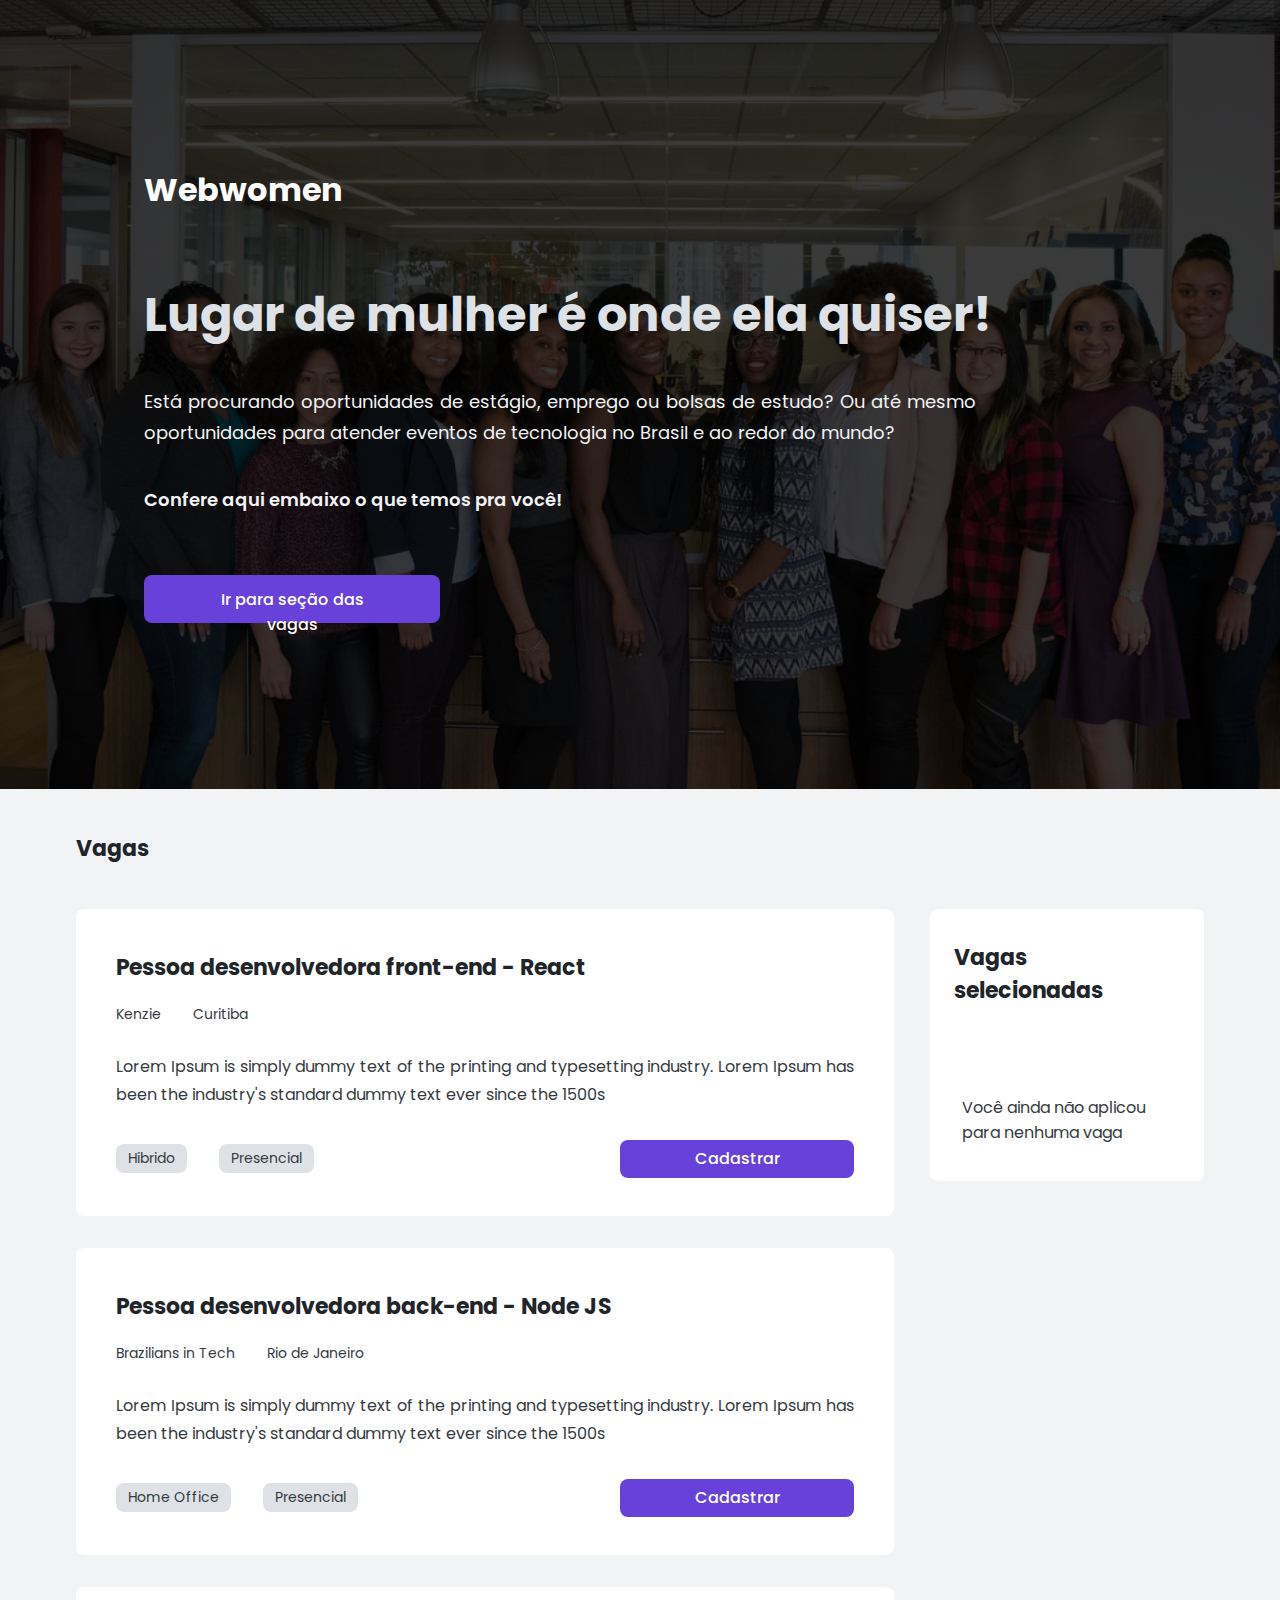
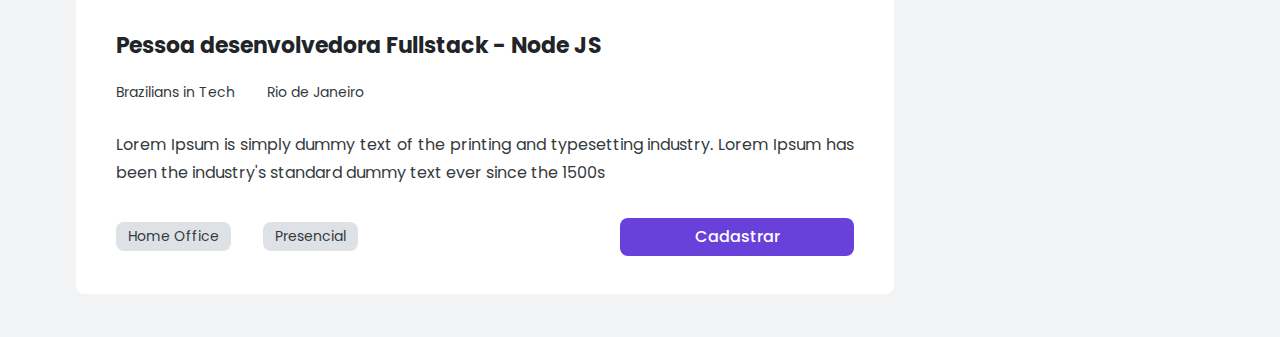
<file: index.html>
<!DOCTYPE html>
<html lang="pt-br">
<head>
    <meta charset="UTF-8">
    <meta http-equiv="X-UA-Compatible" content="IE=edge">
    <meta name="viewport" content="width=device-width, initial-scale=1.0">
    <link rel="stylesheet" href="./styles/globalStyles.css">
    <link rel="stylesheet" href="./pages/home/index.css">
    <link rel="shortcut icon" href="./assets/img/favicon.ico" type="image/x-icon">
    <title>Webwomen</title>
    <meta
      name="description"
      content="Está procurando oportunidades de estágio, emprego ou bolsas de estudo? 
      Ou até mesmo oportunidades para atender eventos de tecnologia no Brasil 
      e ao redor do mundo?"
    />
</head>
<body>
    <header>
      <div class="container header__container">
        <h1>Webwomen</h1>
        <h2>Lugar de mulher é onde ela quiser!</h2>
        <p>
          Está procurando oportunidades de estágio, emprego ou bolsas de estudo? 
          Ou até mesmo oportunidades para atender eventos de tecnologia no Brasil e ao redor do mundo? 
        </p>
        <p class="header__container--p">
          Confere aqui embaixo o que temos pra você!
        </p>

        <button class="header__container--button">
          Ir para seção das vagas
        </button>
      </div>
    </header>

    <main>
      <div class="container main__container">
        <section class="main__section--jobs">
          <h2>Vagas</h2>

          <ul id="jobs__list">
            <!-- <li>
              <h3>Pessoa desenvolvedora front-end-React JS</h3>
              <div class="jobs__list--local">
                <span class="jobs__list--span1">Kenzie Academy</span>
                <span class="jobs__list--span2">Curitiba</span>
              </div>
              <p>Lorem ipsum dolor sit amet, consectetur adipisicing elit. Voluptatem, exercitationem non voluptate fugiat dignissimos ad minima enim saepe, repudiandae, ab quo odio adipisci animi quas iste velit quam voluptatum nemo.</p>
              <div class="jobs__list--type">
                <span class="jobs__list--type1">
                  Home Office
                </span>
                <span class="jobs__list--type2">
                  Presencial
                </span>
              </div>
              <button class="jobs__list--button">
                Candidatar
              </button>
            </li>

            <li>
              <h3>Pessoa desenvolvedora front-end-React JS</h3>
              <div class="jobs__list--local">
                <span class="jobs__list--span1">Kenzie Academy</span>
                <span class="jobs__list--span2">Curitiba</span>
              </div>
              <p>Lorem ipsum dolor sit amet, consectetur adipisicing elit. Voluptatem, exercitationem non voluptate fugiat dignissimos ad minima enim saepe, repudiandae, ab quo odio adipisci animi quas iste velit quam voluptatum nemo.</p>
              <div class="jobs__list--type">
                <span class="jobs__list--type1">
                  Home Office
                </span>
                <span class="jobs__list--type2">
                  Presencial
                </span>
              </div>
              <button class="jobs__list--button">
                Candidatar
              </button>
            </li>

            <li>
              <h3>Pessoa desenvolvedora front-end-React JS</h3>
              <div class="jobs__list--local">
                <span class="jobs__list--span1">Kenzie Academy</span>
                <span class="jobs__list--span2">Curitiba</span>
              </div>
              <p>Lorem ipsum dolor sit amet, consectetur adipisicing elit. Voluptatem, exercitationem non voluptate fugiat dignissimos ad minima enim saepe, repudiandae, ab quo odio adipisci animi quas iste velit quam voluptatum nemo.</p>
              <div class="jobs__list--type">
                <span class="jobs__list--type1">
                  Home Office
                </span>
                <span class="jobs__list--type2">
                  Presencial
                </span>
              </div>
              <button class="jobs__list--button">
                Candidatar
              </button>
            </li> -->
          </ul>
        </section>

        <section class="main__section--apply-jobs">
          <h2>Vagas selecionadas</h2>
          <p class="apply-jobs__p">Você ainda não aplicou para nenhuma vaga</p>
          <ul id="apply-jobs__list">
            <!-- <li>
              <div class="apply-jobs__list--title">
                <h3>Pessoa desenvolvedora front-end-React JS</h3>
                <button class="remove-button">
                  <img src="/assets/img/trash-icon.svg" alt="Imagem de uma lixeira">
                </button>
              </div>
              <div class="apply-jobs__list--local">
                <span class="span1">
                  Kenzie Academy
                </span>
                <span class="span2">
                  Curitiba
                </span>
              </div>
            </li>

            <li>
              <div class="apply-jobs__list--title">
                <h3>Pessoa desenvolvedora front-end-React JS</h3>
                <button class="remove-button">
                  <img src="/assets/img/trash-icon.svg" alt="Imagem de uma lixeira">
                </button>
              </div>
              <div class="apply-jobs__list--local">
                <span class="span1">
                  Kenzie Academy
                </span>
                <span class="span2">
                  Curitiba
                </span>
              </div>
            </li> -->

          </ul>
        </section>
      </div>
    </main>


    <script src="./pages/home/jobsData.js"></script>
    <script src="./pages/home/index.js"></script>
</body>
</html>
</file>
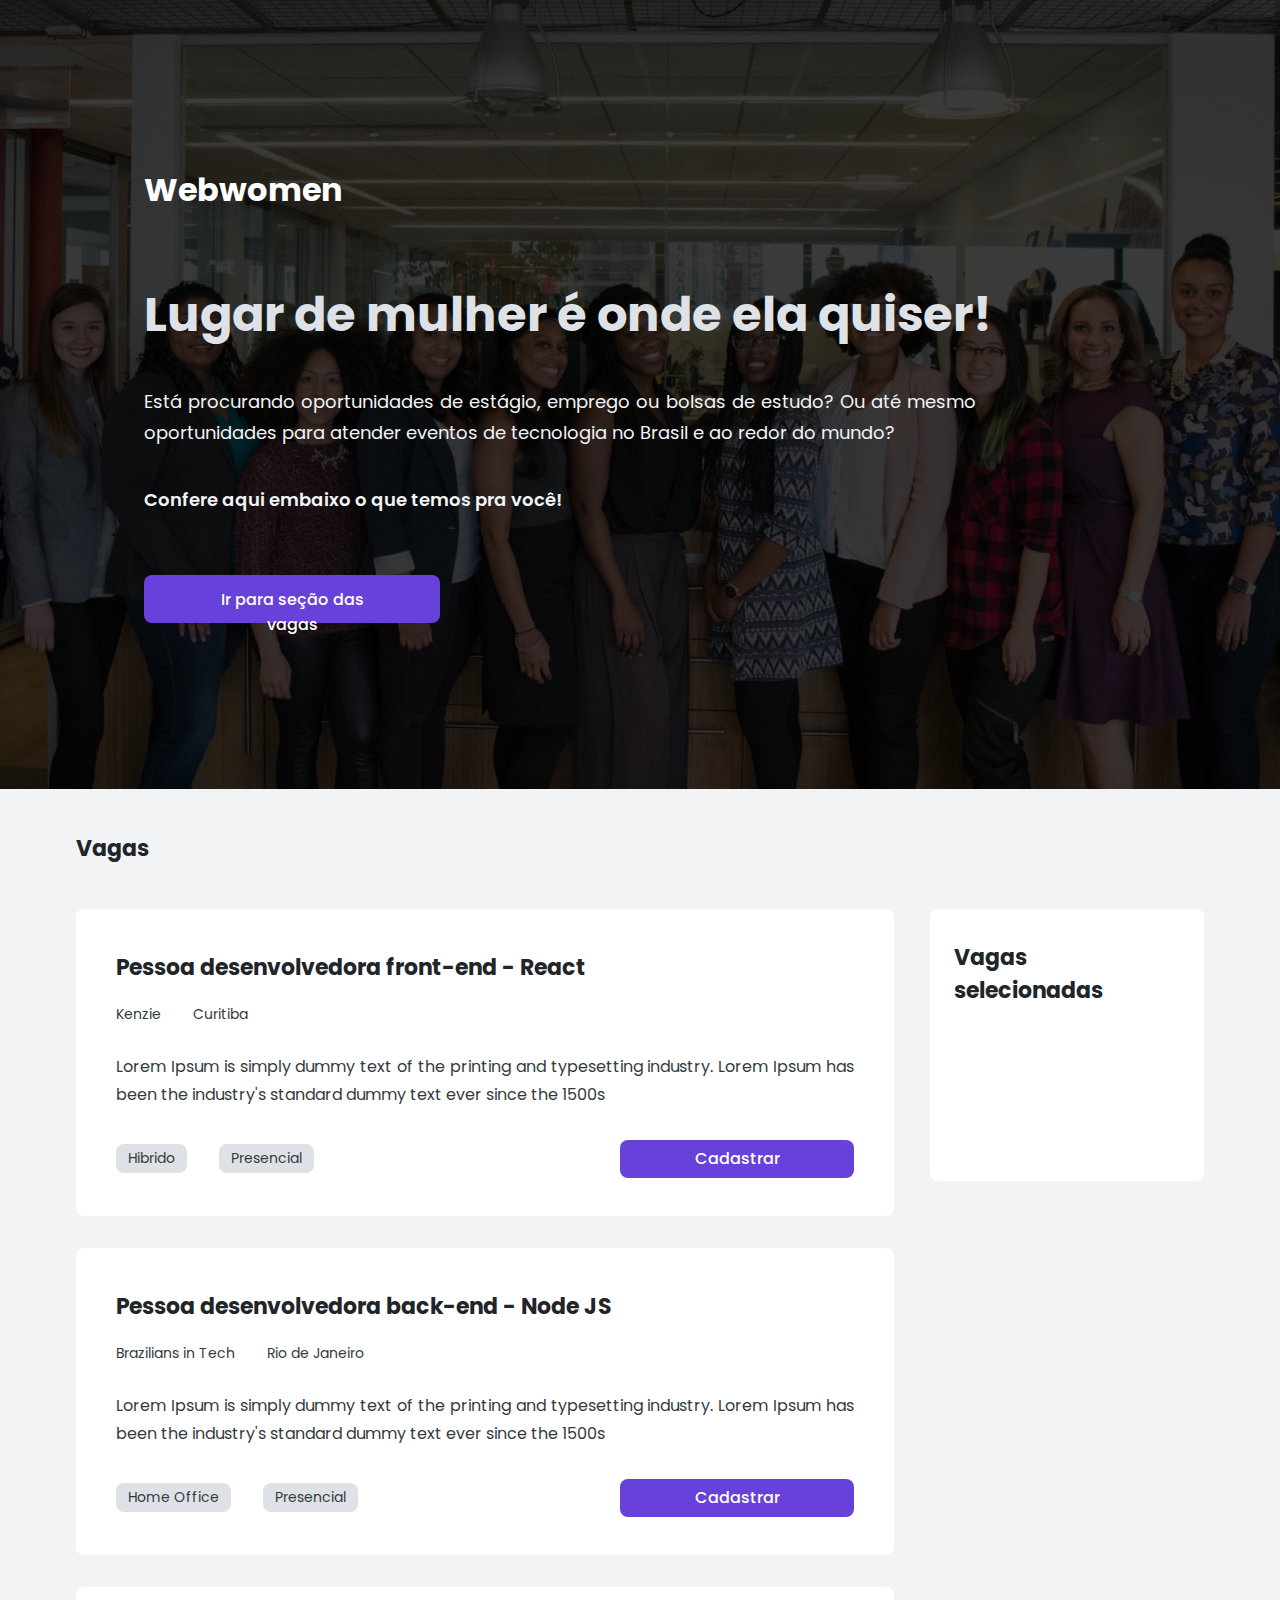
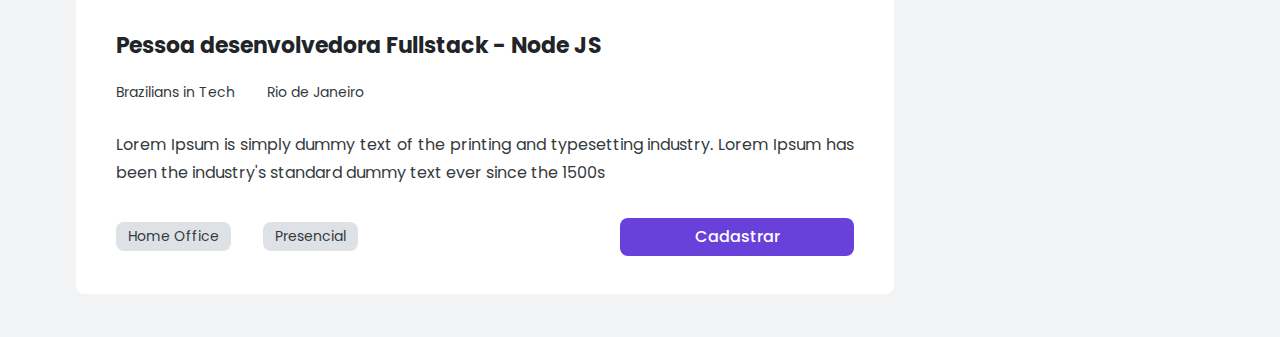
<file: pages/home/index.html>
<!DOCTYPE html>
<html lang="pt-br">
<head>
    <meta charset="UTF-8">
    <meta http-equiv="X-UA-Compatible" content="IE=edge">
    <meta name="viewport" content="width=device-width, initial-scale=1.0">
    <link rel="stylesheet" href="/styles/globalStyles.css">
    <link rel="stylesheet" href="index.css">
    <link rel="shortcut icon" href="/assets/img/favicon.ico" type="image/x-icon">
    <title>Webwomen</title>
    <meta
      name="description"
      content="Está procurando oportunidades de estágio, emprego ou bolsas de estudo? 
      Ou até mesmo oportunidades para atender eventos de tecnologia no Brasil 
      e ao redor do mundo?"
    />
</head>
<body>
    <header>
      <div class="container header__container">
        <h1>Webwomen</h1>
        <h2>Lugar de mulher é onde ela quiser!</h2>
        <p>
          Está procurando oportunidades de estágio, emprego ou bolsas de estudo? 
          Ou até mesmo oportunidades para atender eventos de tecnologia no Brasil e ao redor do mundo? 
        </p>
        <p class="header__container--p">
          Confere aqui embaixo o que temos pra você!
        </p>

        <button class="header__container--button">
          Ir para seção das vagas
        </button>
      </div>
    </header>

    <main>
      <div class="container main__container">
        <section class="main__section--jobs">
          <h2>Vagas</h2>

          <ul id="jobs__list">
            <!-- <li>
              <h3>Pessoa desenvolvedora front-end-React JS</h3>
              <div class="jobs__list--local">
                <span class="jobs__list--span1">Kenzie Academy</span>
                <span class="jobs__list--span2">Curitiba</span>
              </div>
              <p>Lorem ipsum dolor sit amet, consectetur adipisicing elit. Voluptatem, exercitationem non voluptate fugiat dignissimos ad minima enim saepe, repudiandae, ab quo odio adipisci animi quas iste velit quam voluptatum nemo.</p>
              <div class="jobs__list--type">
                <span class="jobs__list--type1">
                  Home Office
                </span>
                <span class="jobs__list--type2">
                  Presencial
                </span>
              </div>
              <button class="jobs__list--button">
                Candidatar
              </button>
            </li>

            <li>
              <h3>Pessoa desenvolvedora front-end-React JS</h3>
              <div class="jobs__list--local">
                <span class="jobs__list--span1">Kenzie Academy</span>
                <span class="jobs__list--span2">Curitiba</span>
              </div>
              <p>Lorem ipsum dolor sit amet, consectetur adipisicing elit. Voluptatem, exercitationem non voluptate fugiat dignissimos ad minima enim saepe, repudiandae, ab quo odio adipisci animi quas iste velit quam voluptatum nemo.</p>
              <div class="jobs__list--type">
                <span class="jobs__list--type1">
                  Home Office
                </span>
                <span class="jobs__list--type2">
                  Presencial
                </span>
              </div>
              <button class="jobs__list--button">
                Candidatar
              </button>
            </li>

            <li>
              <h3>Pessoa desenvolvedora front-end-React JS</h3>
              <div class="jobs__list--local">
                <span class="jobs__list--span1">Kenzie Academy</span>
                <span class="jobs__list--span2">Curitiba</span>
              </div>
              <p>Lorem ipsum dolor sit amet, consectetur adipisicing elit. Voluptatem, exercitationem non voluptate fugiat dignissimos ad minima enim saepe, repudiandae, ab quo odio adipisci animi quas iste velit quam voluptatum nemo.</p>
              <div class="jobs__list--type">
                <span class="jobs__list--type1">
                  Home Office
                </span>
                <span class="jobs__list--type2">
                  Presencial
                </span>
              </div>
              <button class="jobs__list--button">
                Candidatar
              </button>
            </li> -->
          </ul>
        </section>

        <section class="main__section--apply-jobs">
          <h2>Vagas selecionadas</h2>
          <ul id="apply-jobs__list">
            <!-- <li>
              <div class="apply-jobs__list--title">
                <h3>Pessoa desenvolvedora front-end-React JS</h3>
                <button class="remove-button">
                  <img src="/assets/img/trash-icon.svg" alt="Imagem de uma lixeira">
                </button>
              </div>
              <div class="apply-jobs__list--local">
                <span class="span1">
                  Kenzie Academy
                </span>
                <span class="span2">
                  Curitiba
                </span>
              </div>
            </li>

            <li>
              <div class="apply-jobs__list--title">
                <h3>Pessoa desenvolvedora front-end-React JS</h3>
                <button class="remove-button">
                  <img src="/assets/img/trash-icon.svg" alt="Imagem de uma lixeira">
                </button>
              </div>
              <div class="apply-jobs__list--local">
                <span class="span1">
                  Kenzie Academy
                </span>
                <span class="span2">
                  Curitiba
                </span>
              </div>
            </li> -->

          </ul>
        </section>
      </div>
    </main>


    <script src="jobsData.js"></script>
    <script src="index.js"></script>
</body>
</html>
</file>
<file: styles/globalStyles.css>
@import url("https://fonts.googleapis.com/css2?family=Poppins:wght@400;600&display=swap");

* {
  padding: 0;
  margin: 0;
  box-sizing: border-box;
  scroll-behavior: smooth;
  list-style: none;
}

img {
  max-width: 100%;
}

:root {
  --color-brand-1: #6741D9;
  --color-brand-2: #5F3DC4;
  --color-grey-1:  #212529;
  --color-grey-2:  #343a40;
  --color-grey-3:  #dee2e6;
  --color-grey-4:  #e9ecef;
  --color-grey-5:  #f1f3f5;
  --color-grey-6:  #ffffff;
  --radius-default: 0.5rem;

  --title-1: 3rem;
  --title-2: 2.5rem;
  --title-3: 2rem;
  --title-4: 1.375rem;
  --title-5: 1.125rem;

  --text-1:  1.125rem;
  --text-2:  1rem;
  --text-3:  0.875rem;

  --line-height-default: 170%;
}

body {
  font-family: "Poppins", sans-serif;
}

.container {
  width: 76rem;
  max-width: 100%;
  margin: 0 auto;
  padding-left: 1rem;
  padding-right: 1rem;
}

@media(max-width: 991px){
  :root {
    --title-1: calc(3rem / 1.2);
    --title-2: calc(2.5rem / 1.2);
    --title-3: calc(2rem / 1.2);
    --text-1:  calc(1.125rem / 1.2);
  }
}
</file>
<file: pages/home/index.css>
header {
    height: 49.313rem;
    background:linear-gradient(90deg, rgba(0, 0, 0, 0.77), rgba(0, 0, 0, 0.77)), url("../../assets/img/Foto.png");
    background-attachment: fixed;
    background-repeat: no-repeat;
    background-size:cover;
    background-position: center;
    display: flex;
    flex-direction: column;
    align-items: center;
    justify-content: center;
}

header .header__container {
   display: flex;
   flex-direction: column;
}

header .header__container > h1 {
    font-size: var(--title-3);
    color: var(--color-grey-6);
    margin-bottom: 3.75rem; 
}

header .header__container > h2 {
    font-size: var(--title-3);
    color: var(--color-grey-3);
    line-height: var(--line-height-default);
    margin-bottom: 2rem;
}

header .header__container > p {
    font-size: var(--title-5);
    color: var(--color-grey-5);
    line-height: var(--line-height-default);
    text-align: justify;
}

header .header__container .header__container--p {
    font-weight: 600;
    margin-top: 2.25rem;
    margin-bottom: 3.75rem; 
}

header .header__container > button {
    font-family: 'Poppins', sans-serif;
    width: 18.5rem;
    height: 3rem;
    border: none;
    border-radius: var(--radius-default);
    background-color: var(--color-brand-1);
    padding: 0.75rem 3.125rem;
    box-sizing: border-box;
    font-size: var(--text-2);
    color: var(--color-grey-6);
    font-weight: 500;
    cursor: pointer;
}

main {
    background-color: var(--color-grey-5);
}

main .main__container {
    display: flex;
    flex-direction: column;
    padding: 2.688rem 0.75rem;
    box-sizing: border-box;
    gap: 2.25rem;
}

main .main__container .main__section--jobs {
    display: flex;
    flex-direction: column;
    gap: 2.75rem;
}

main .main__container .main__section--jobs > h2 {
    font-size: var(--title-4);
    color: var(--color-grey-1);
}

main .main__container .main__section--jobs > ul {
    display: flex;
    flex-direction: column;
    gap: 2rem;
}

main .main__container .main__section--jobs > ul li {
    width: 51.125rem;
    max-width: 100%;
    padding: 2.5rem;
    box-sizing: border-box;
    background-color: var(--color-grey-6);
    border: none;
    border-radius: var(--radius-default);
}

main .main__container .main__section--jobs > ul li > h3 {
    font-size: var(--title-4);
    color: var(--color-grey-1);
    line-height: var(--line-height-default);
    margin-bottom: 1.125rem;
}

main .main__container .main__section--jobs > ul li .jobs__list--local {
    display: flex;
    flex-direction: row;
    gap: 2rem;
    margin-bottom: 1.75rem;
}

main .main__container .main__section--jobs > ul li .jobs__list--local > span {
    font-size: var(--text-3);
    color: var(--color-grey-2);
}

main .main__container .main__section--jobs > ul li p {
    font-size: var(--text-2);
    color: var(--color-grey-2);
    text-align: justify;
    line-height: var(--line-height-default);
    margin-bottom: 2rem;
}

main .main__container .main__section--jobs > ul li .jobs__list--type {
    display: flex;
    flex-direction: row;
    gap: 2rem;
    margin-bottom: 2rem;
}

main .main__container .main__section--jobs > ul li .jobs__list--type > span {
    background-color: var(--color-grey-3);
    padding: 0.25rem 0.75rem;
    box-sizing: border-box;
    border-radius: var(--radius-default);
    color: var(--color-grey-2);
    font-size: var(--text-3);
}

main .main__container .main__section--jobs > ul li button {
    width: 100%;
    padding: 0.75rem 1.75rem;
    box-sizing: border-box;
    cursor: pointer;
    border: none;
    border-radius: var(--radius-default);
    background-color: var(--color-brand-1);
    font-size: var(--text-2);
    color: var(--color-grey-6);
    font-weight: 500;
    font-family: 'Poppins', sans-serif;
}

main .main__container .main__section--jobs > ul li button:hover {
    background-color: var(--color-brand-2);
}


main .main__container .main__section--apply-jobs {
    box-sizing: border-box;
    display: flex;
    flex-direction: column;
    gap: 2rem;
    background-color: var(--color-grey-6);
    border-radius: var(--radius-default);
    width: 31.438rem;
    max-width: 100%;
    min-height: 17rem;
}

main .main__container .main__section--apply-jobs > h2 {
    padding: 2rem 1.5rem;
    font-size: var(--title-4);
    color: var(--color-grey-1);
}

main .main__container .main__section--apply-jobs > ul {
    display: flex;
    flex-direction: column;
}

main .main__container .main__section--apply-jobs > ul li {
    padding: 1.5rem;
    box-sizing: border-box;
    display: flex;
    flex-direction: column;
    gap: 1.25rem;
    overflow: hidden;
}

main .main__container .main__section--apply-jobs > ul li:hover {
    background-color: var(--color-grey-4);
}

main .main__container .main__section--apply-jobs > ul li .apply-jobs__list--title {
    display: flex;
    flex-direction: row;
    gap: 1.625rem;
}

main .main__container .main__section--apply-jobs > ul li .apply-jobs__list--title h3 {
    font-size: var(--title-5);
    color: var(--color-grey-1);
    line-height: var(--line-height-default);
}

main .main__container .main__section--apply-jobs > ul li .apply-jobs__list--title button {
    width: 66px;
    height: 38px;
    border: none;
    border-radius: var(--radius-default);
    cursor: pointer;
    background-image: url("../../assets/img/trash-icon.svg");
    background-size: 1rem;
    background-repeat: no-repeat;
    background-position: center;
}

main .main__container .main__section--apply-jobs > ul li .apply-jobs__list--local {
    display: flex;
    flex-direction: row;
    gap: 2rem;
    margin-bottom: 1.75rem;
}

main .main__container .main__section--apply-jobs > ul li .apply-jobs__list--local span {
    font-size: var(--text-3);
    color: var(--color-grey-2);
}

main .main__container .main__section--apply-jobs p {
    font-size: var(--text-2);
    color: var(--color-grey-2);
    margin-top: 1.5rem;
    display: none;
    padding: 0 2rem;
}

main .main__container .main__section--apply-jobs .apply-jobs-empty {
    display: flex;
}

@media(min-width: 992px) {
    header .header__container {
        width: 80%;
    }
    header .header__container > h2 {
        font-size: var(--title-1);
    }

    header .header__container > p {
        width: 52rem;
    }

    main .main__container {
        flex-direction: row;
        width: 90%;
        justify-content: space-around;
        align-items: center;
        position: relative;
    }

    main .main__container .main__section--jobs > ul li {
        height: 19.188rem;
    }

    main .main__container .main__section--jobs > ul li .jobs__list--types-and-jobs {
        display: flex;
        flex-direction: row;
        align-items: center;
        justify-content: space-between;
    }

    main .main__container .main__section--jobs > ul li .jobs__list--types-and-jobs .jobs__list--type {
        margin-bottom: 0;
    }

    main .main__container .main__section--jobs > ul li .jobs__list--types-and-jobs > button {
        width: 14.625rem;
        height: 2.375rem;
        padding: 0;
    }

    main .main__container .main__section--apply-jobs {
        align-self: flex-start;
        margin-top: 4.8rem;
        position: sticky;
        top: 2rem;
    }

    main .main__container .main__section--apply-jobs > ul li .apply-jobs__list--title {
        justify-content: space-between;
    }

    main .main__container .main__section--apply-jobs > ul li .apply-jobs__list--title h3 {
        width: 20rem;
    }

    main .main__container .main__section--apply-jobs > ul li .apply-jobs__list--title button {
        width: 40px;
    }
}
</file>
